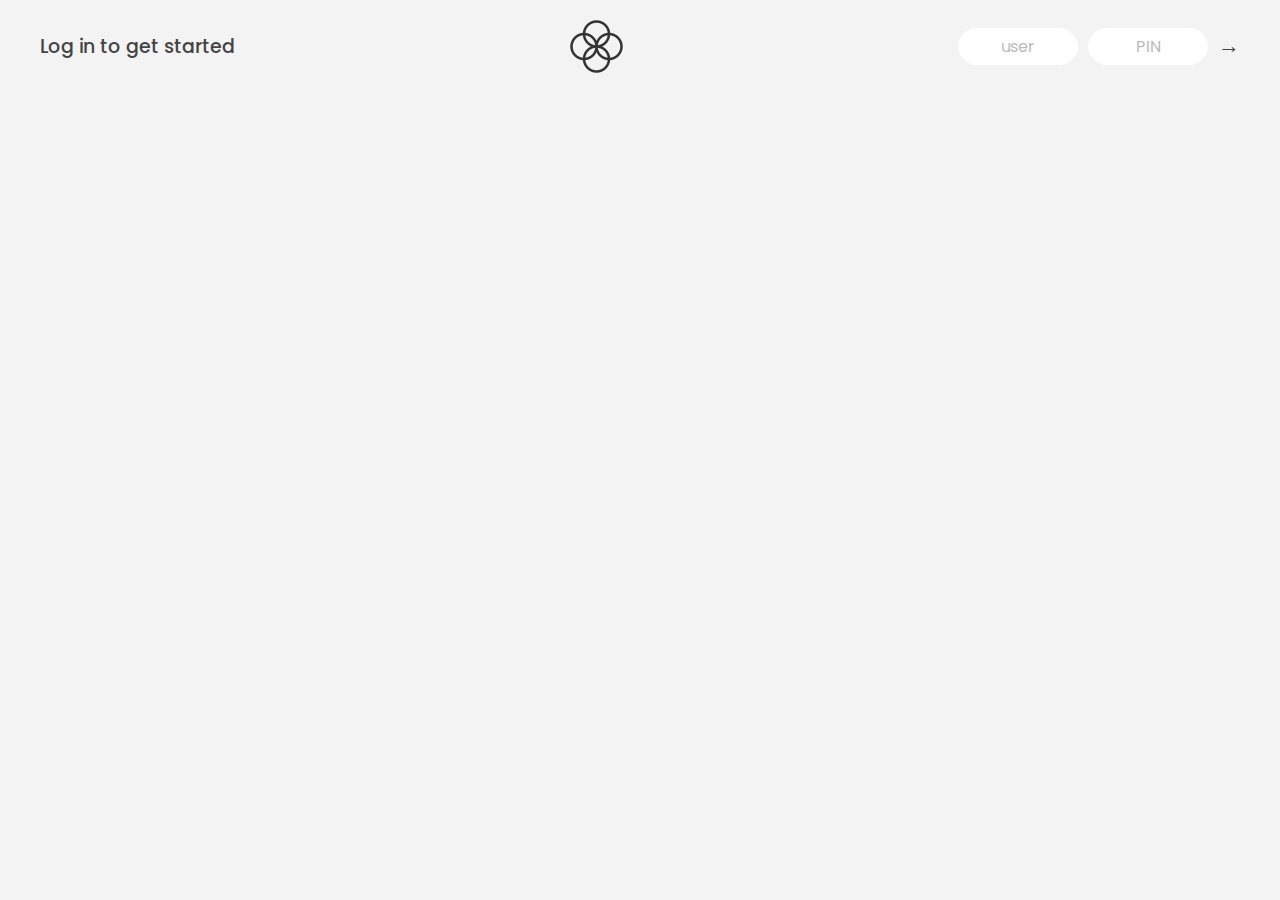
<file: Bankist-App/index.html>
<!DOCTYPE html>
<html lang="en">
  <head>
    <meta charset="UTF-8" />
    <meta name="viewport" content="width=device-width, initial-scale=1.0" />
    <meta http-equiv="X-UA-Compatible" content="ie=edge" />
    <link rel="shortcut icon" type="image/png" href="Imgs/icon.png" />

    <link
      href="https://fonts.googleapis.com/css?family=Poppins:400,500,600&display=swap"
      rel="stylesheet"
    />

    <link rel="stylesheet" href="style.css" />
    <title>Bankist</title>
  </head>
  <body>
    <!-- TOP NAVIGATION -->
    <nav>
      <p class="welcome">Log in to get started</p>
      <img src="Imgs/logo.png" alt="Logo" class="logo" />
      <form class="login">
        <input
          type="text"
          placeholder="user"
          class="login__input login__input--user"
        />
        <!-- In practice, use type="password" -->
        <input
          type="text"
          placeholder="PIN"
          maxlength="4"
          class="login__input login__input--pin"
        />
        <button class="login__btn">&rarr;</button>
      </form>
    </nav>

    <main class="app">
      <!-- BALANCE -->
      <div class="balance">
        <div>
          <p class="balance__label">Current balance</p>
          <p class="balance__date">
            As of <span class="date">05/03/2037</span>
          </p>
        </div>
        <p class="balance__value">0000€</p>
      </div>

      <!-- MOVEMENTS -->
      <div class="movements">
        <div class="movements__row">
          <div class="movements__type movements__type--deposit">2 deposit</div>
          <div class="movements__date">3 days ago</div>
          <div class="movements__value">4 000€</div>
        </div>
        <div class="movements__row">
          <div class="movements__type movements__type--withdrawal">
            1 withdrawal
          </div>
          <div class="movements__date">24/01/2037</div>
          <div class="movements__value">-378€</div>
        </div>
      </div>

      <!-- SUMMARY -->
      <div class="summary">
        <p class="summary__label">In</p>
        <p class="summary__value summary__value--in">0000€</p>
        <p class="summary__label">Out</p>
        <p class="summary__value summary__value--out">0000€</p>
        <p class="summary__label">Interest</p>
        <p class="summary__value summary__value--interest">0000€</p>
        <button class="btn--sort">&downarrow; SORT</button>
      </div>

      <!-- OPERATION: TRANSFERS -->
      <div class="operation operation--transfer">
        <h2>Transfer money</h2>
        <form class="form form--transfer">
          <input type="text" class="form__input form__input--to" />
          <input type="number" class="form__input form__input--amount" />
          <button class="form__btn form__btn--transfer">&rarr;</button>
          <label class="form__label">Transfer to</label>
          <label class="form__label">Amount</label>
        </form>
      </div>

      <!-- OPERATION: LOAN -->
      <div class="operation operation--loan">
        <h2>Request loan</h2>
        <form class="form form--loan">
          <input type="number" class="form__input form__input--loan-amount" />
          <button class="form__btn form__btn--loan">&rarr;</button>
          <label class="form__label form__label--loan">Amount</label>
        </form>
      </div>

      <!-- OPERATION: CLOSE -->
      <div class="operation operation--close">
        <h2>Close account</h2>
        <form class="form form--close">
          <input type="text" class="form__input form__input--user" />
          <input
            type="password"
            maxlength="6"
            class="form__input form__input--pin"
          />
          <button class="form__btn form__btn--close">&rarr;</button>
          <label class="form__label">Confirm user</label>
          <label class="form__label">Confirm PIN</label>
        </form>
      </div>

      <!-- LOGOUT TIMER -->
      <p class="logout-timer">
        You will be logged out in <span class="timer">05:00</span>
      </p>
    </main>

    <!-- <footer>
      &copy; by Jonas Schmedtmann. Don't claim as your own :)
    </footer> -->

    <script src="script.js"></script>
  </body>
</html>
</file>
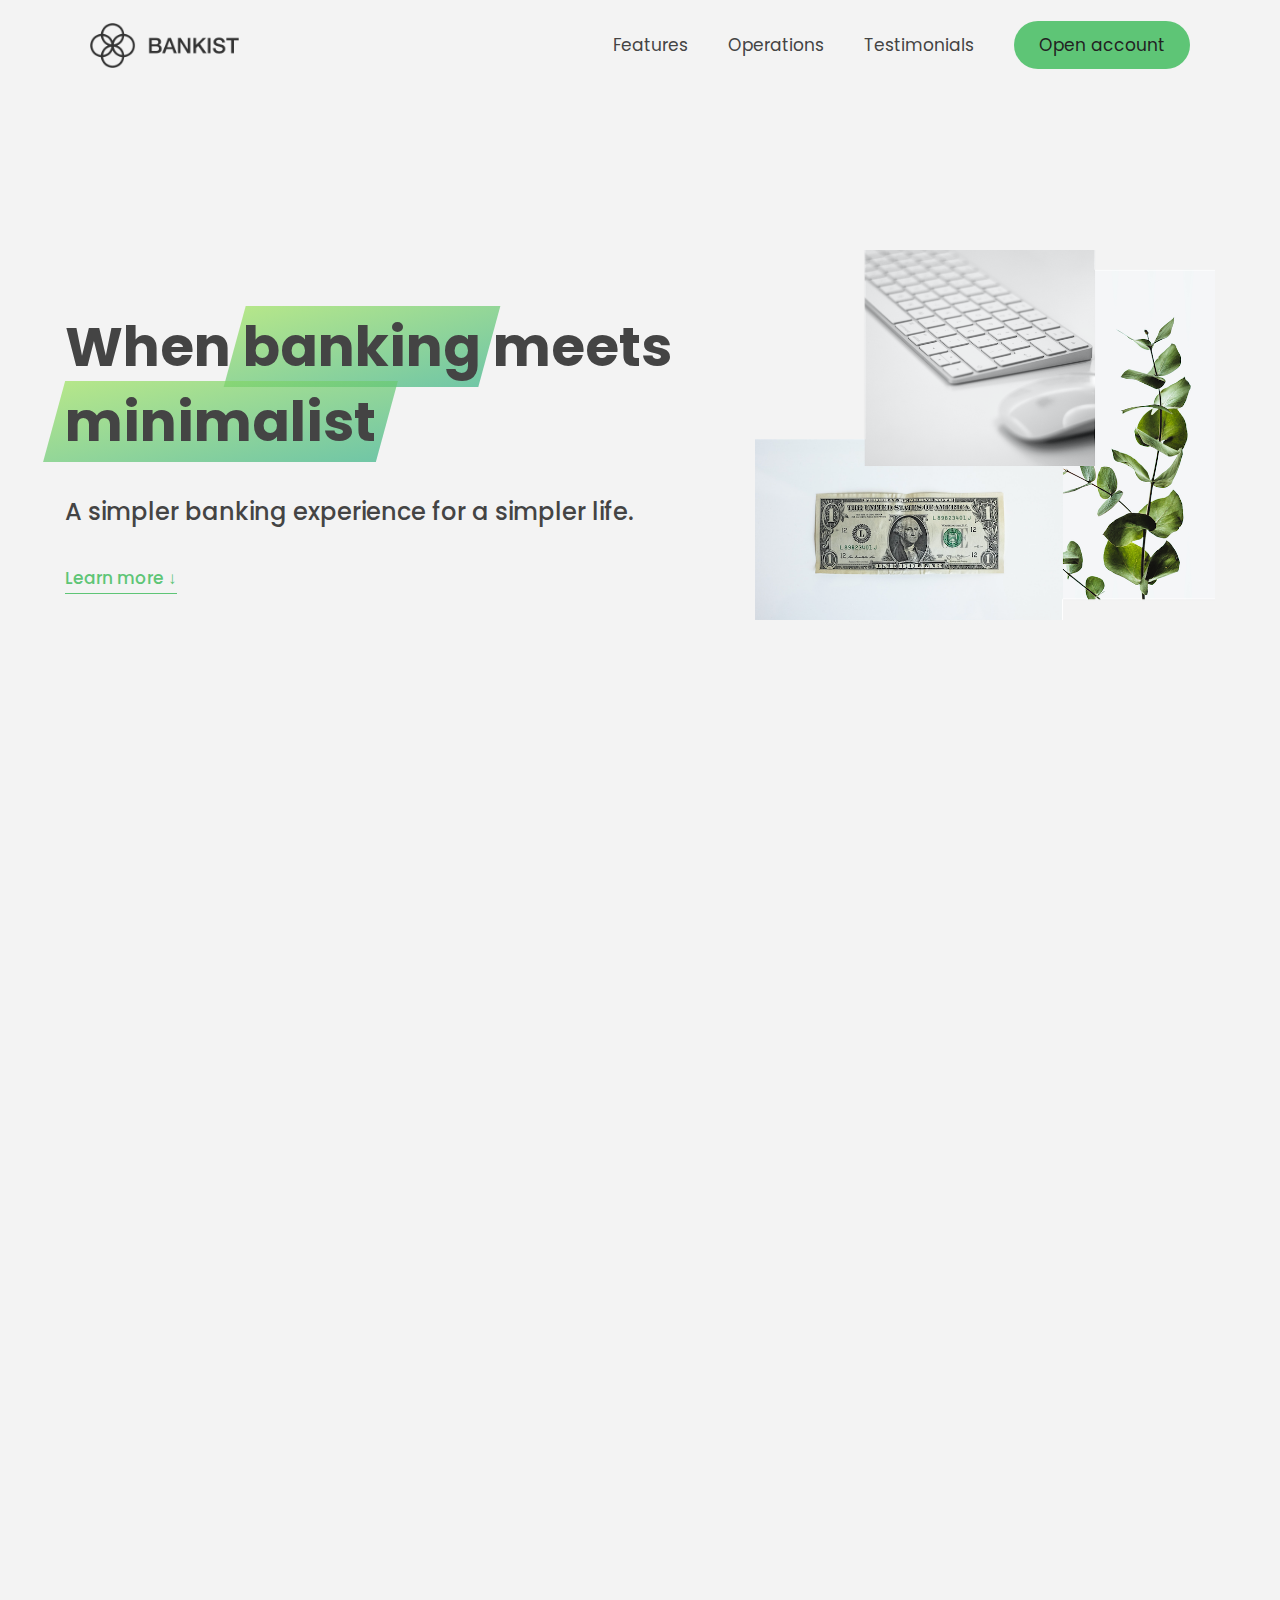
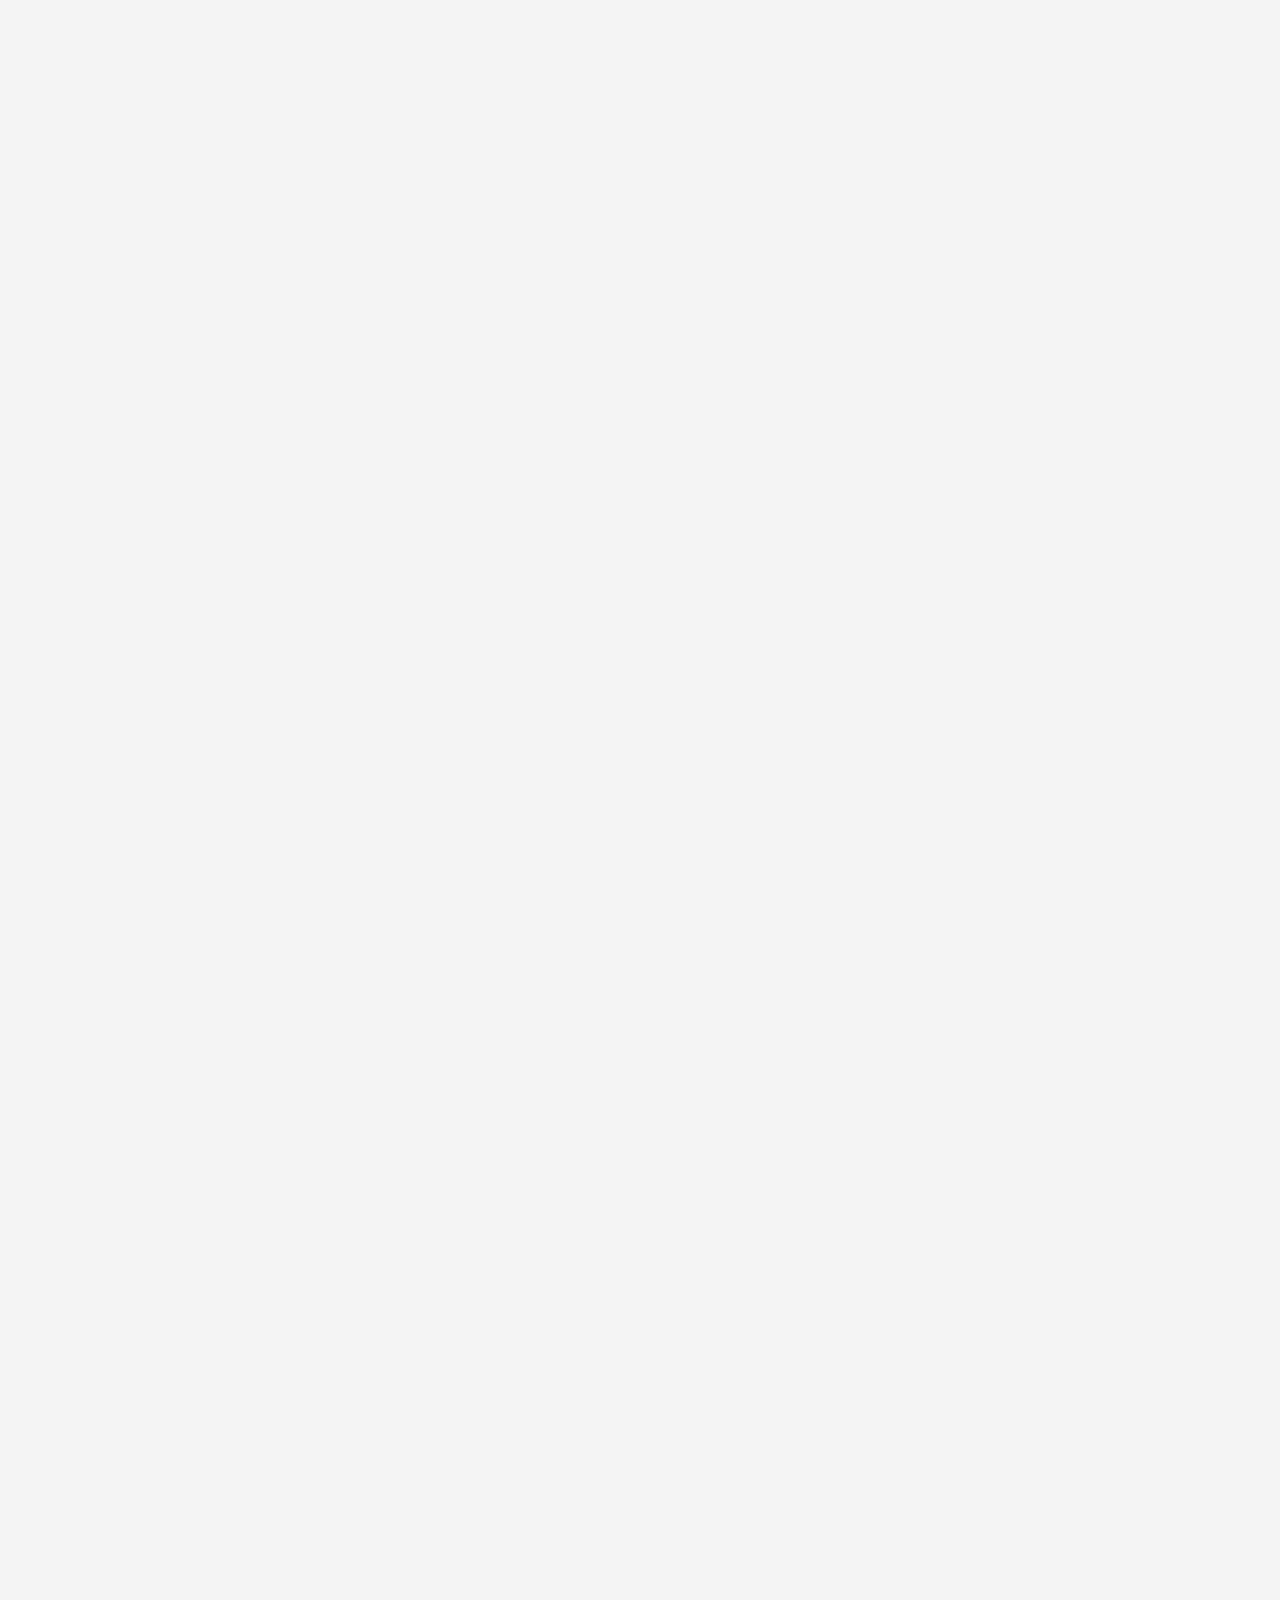
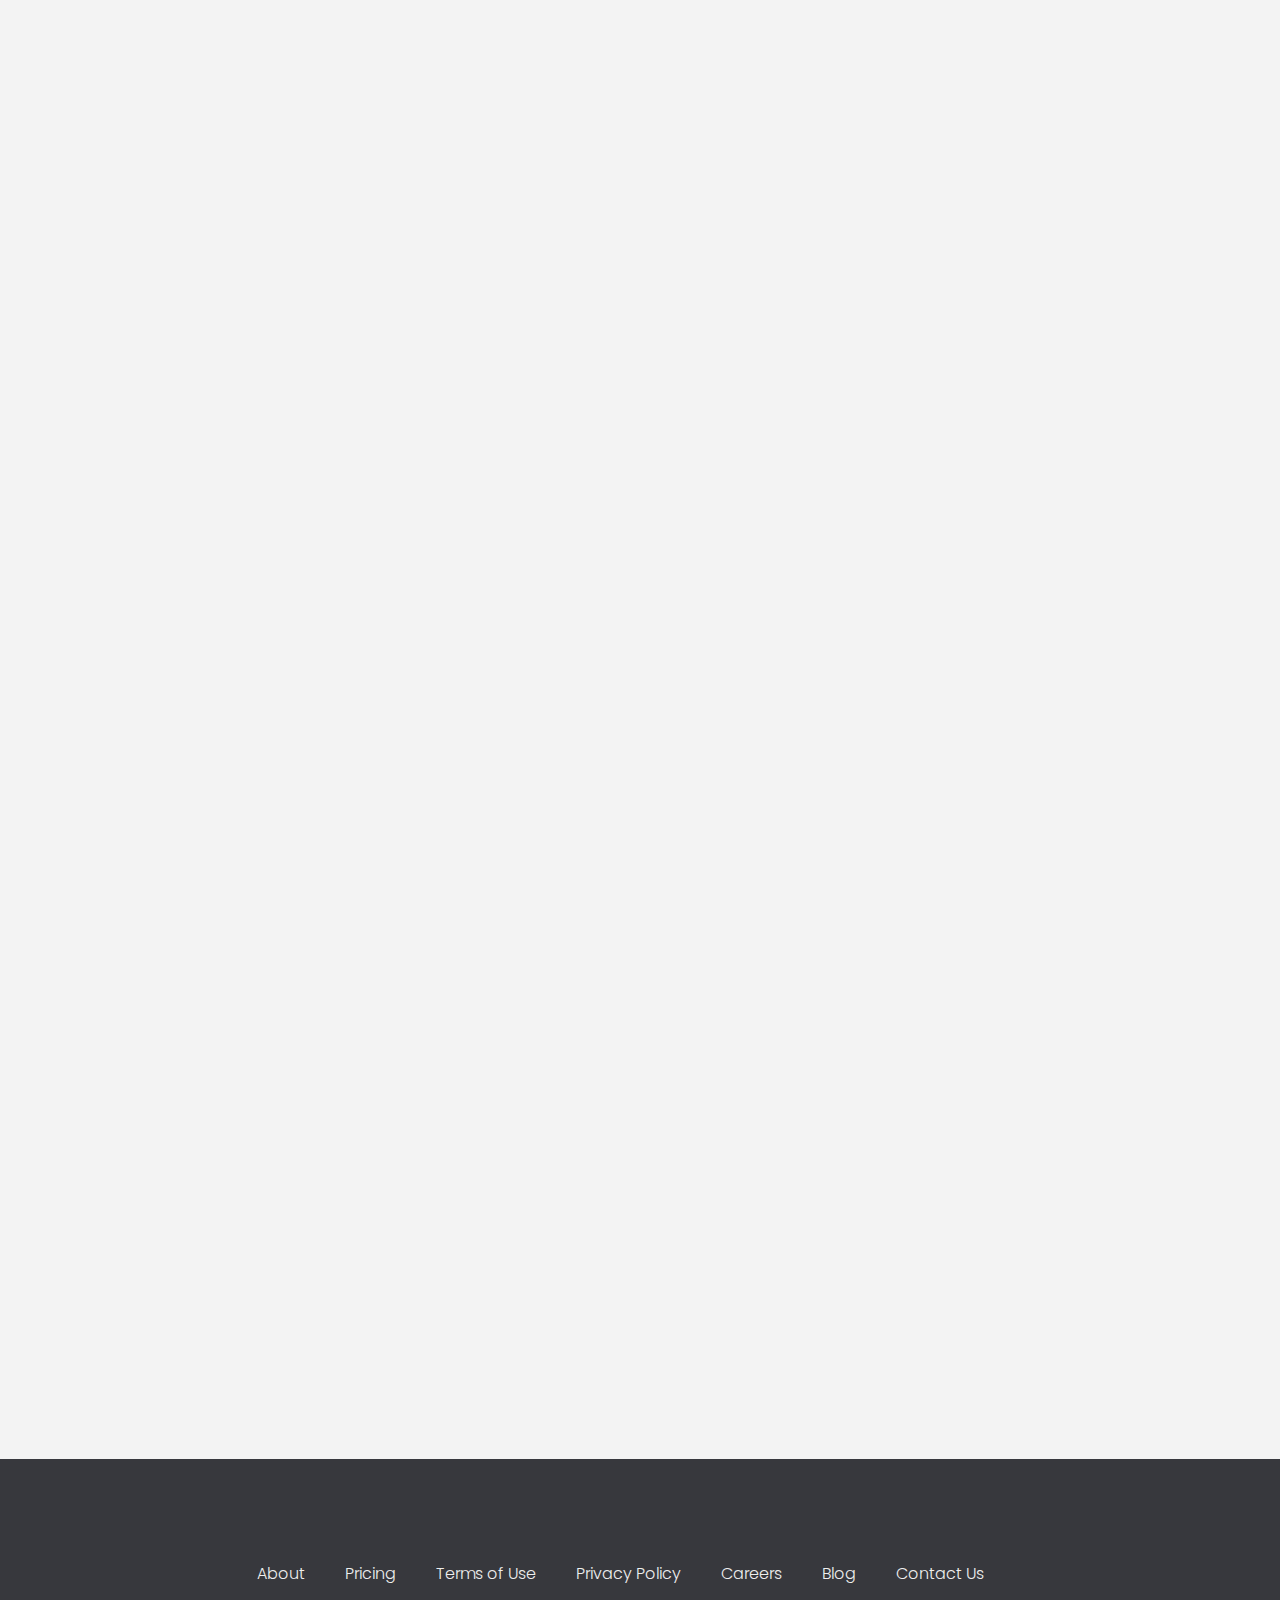
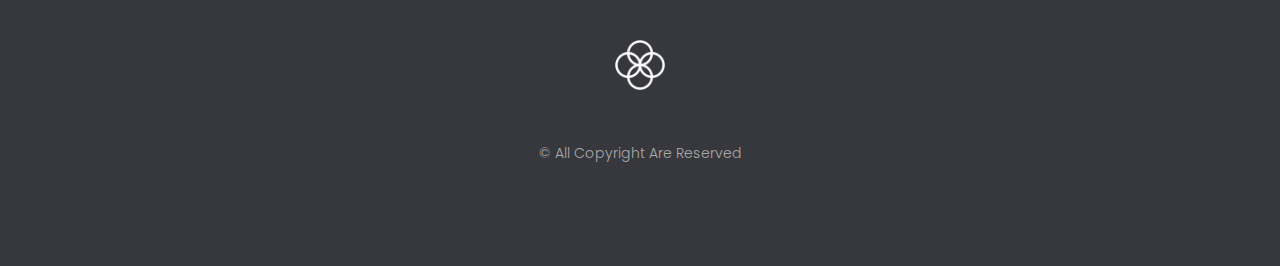
<file: Bankist-Website/index.html>
<!DOCTYPE html>
<html lang="en">
  <head>
    <meta charset="UTF-8" />
    <meta name="viewport" content="width=device-width, initial-scale=1.0" />
    <meta http-equiv="X-UA-Compatible" content="ie=edge" />
    <link rel="shortcut icon" type="image/png" href="img/icon.png" />
    <link
      rel="stylesheet"
      href="https://cdnjs.cloudflare.com/ajax/libs/font-awesome/6.6.0/css/all.min.css"
      integrity="sha512-Kc323vGBEqzTmouAECnVceyQqyqdsSiqLQISBL29aUW4U/M7pSPA/gEUZQqv1cwx4OnYxTxve5UMg5GT6L4JJg=="
      crossorigin="anonymous"
      referrerpolicy="no-referrer"
    />
    <link
      href="https://fonts.googleapis.com/css?family=Poppins:300,400,500,600&display=swap"
      rel="stylesheet"
    />
    <link rel="stylesheet" href="style.css" />
    <title>Bankist | When Banking meets Minimalist</title>
    <script defer src="script.js"></script>
  </head>
  <body>
    <header class="header">
      <nav class="nav">
        <img
          src="img/logo.png"
          alt="Bankist logo"
          class="nav__logo"
          id="logo"
        />
        <ul class="nav__links">
          <li class="nav__item">
            <a class="nav__link" href="#section--1">Features</a>
          </li>
          <li class="nav__item">
            <a class="nav__link" href="#section--2">Operations</a>
          </li>
          <li class="nav__item">
            <a class="nav__link" href="#section--3">Testimonials</a>
          </li>
          <li class="nav__item">
            <a class="nav__link nav__link--btn btn--show-modal" href="#"
              >Open account</a
            >
          </li>
        </ul>
      </nav>

      <div class="header__title">
        <h1>
          When
          <!-- Green highlight effect -->
          <span class="highlight">banking</span>
          meets<br />
          <span class="highlight">minimalist</span>
        </h1>
        <h4>A simpler banking experience for a simpler life.</h4>
        <button class="btn--text btn--scroll-to">Learn more &DownArrow;</button>
        <img
          src="img/hero.png"
          class="header__img"
          alt="Minimalist bank items"
        />
      </div>
    </header>

    <section class="section" id="section--1">
      <div class="section__title">
        <h2 class="section__description">Features</h2>
        <h3 class="section__header">
          Everything you need in a modern bank and more.
        </h3>
      </div>

      <div class="features">
        <img
          src="img/digital-lazy.jpg"
          data-src="img/digital.jpg"
          alt="Computer"
          class="features__img lazy-img"
        />
        <div class="features__feature">
          <div class="features__icon">
            <svg>
              <!-- <use xlink:href="img/icons.svg#icon-monitor"></use> -->
              <i class="fa-solid fa-building-columns icon-firstSection-1"></i>
            </svg>
          </div>
          <h5 class="features__header">100% digital bank</h5>
          <p>
            A fully digital bank offering seamless, secure, and innovative
            financial solutions. Say goodbye to long queues and paperwork!
            Experience instant transactions and 24/7 support.
          </p>
        </div>

        <div class="features__feature">
          <div class="features__icon">
            <svg>
              <!-- <use xlink:href="img/icons.svg#icon-trending-up"></use> -->
              <i class="fa-solid fa-arrow-trend-up icon-firstSection"></i>
            </svg>
          </div>
          <h5 class="features__header">Watch your money grow</h5>
          <p>
            Access your funds with zero hassle, no hidden fees, and complete
            flexibility. Designed for your convenience, security, and peace of
            mind—ready to use anywhere, anytime.
          </p>
        </div>
        <img
          src="img/grow-lazy.jpg"
          data-src="img/grow.jpg"
          alt="Plant"
          class="features__img lazy-img"
        />

        <img
          src="img/card-lazy.jpg"
          data-src="img/card.jpg"
          alt="Credit card"
          class="features__img lazy-img"
        />
        <div class="features__feature">
          <div class="features__icon">
            <svg>
              <!-- <use xlink:href="img/icons.svg#icon-credit-card"></use> -->
              <i class="fa-brands fa-cc-mastercard icon-firstSection"></i>
            </svg>
          </div>
          <h5 class="features__header">Free debit card included</h5>
          <p>
            Access your funds with zero hassle, no hidden fees, and complete
            flexibility. Designed for your convenience, security, and peace of
            mind—ready to use anywhere, anytime.
          </p>
        </div>
      </div>
    </section>

    <section class="section" id="section--2">
      <div class="section__title">
        <h2 class="section__description">Operations</h2>
        <h3 class="section__header">
          Everything as simple as possible, but no simpler.
        </h3>
      </div>

      <div class="operations">
        <div class="operations__tab-container">
          <button
            class="btn operations__tab operations__tab--1 operations__tab--active"
            data-tab="1"
          >
            <span>01</span>Instant Transfers
          </button>
          <button class="btn operations__tab operations__tab--2" data-tab="2">
            <span>02</span>Instant Loans
          </button>
          <button class="btn operations__tab operations__tab--3" data-tab="3">
            <span>03</span>Instant Closing
          </button>
        </div>
        <div
          class="operations__content operations__content--1 operations__content--active"
        >
          <div class="operations__icon operations__icon--1">
            <svg>
              <!-- <use xlink:href="img/icons.svg#icon-upload"></use> -->
              <i class="fa-solid fa-money-bill-transfer"></i>
            </svg>
          </div>
          <h5 class="operations__header">
            Tranfser money to anyone, instantly! No fees, no BS.
          </h5>
          <p>
            Send money to anyone, anytime! No fees, no hassle. With instant
            transfers, your money moves when you need it. No delays, no hidden
            charges—just fast, reliable payments to friends, family, or anyone
            else, right from your phone.
          </p>
        </div>

        <div class="operations__content operations__content--2">
          <div class="operations__icon operations__icon--2">
            <svg>
              <!-- <use xlink:href="img/icons.svg#icon-home"></use> -->
              <i class="fa-solid fa-comments-dollar"></i>
            </svg>
          </div>
          <h5 class="operations__header">
            Buy a home or make your dreams come true, with instant loans.
          </h5>
          <p>
            Own your dream home or reach new goals with instant loans. Fast
            approvals, low rates, and flexible options make it easy to take the
            next step. Secure the funding you need today and make your dreams a
            reality—no long waits, just quick support.
          </p>
        </div>
        <div class="operations__content operations__content--3">
          <div class="operations__icon operations__icon--3">
            <svg>
              <!-- <use xlink:href="img/icons.svg#icon-user-x"></use> -->
              <i class="fa-solid fa-door-closed"></i>
            </svg>
          </div>
          <h5 class="operations__header">
            No longer need your account? No problem! Close it instantly.
          </h5>
          <p>
            Want to close your account? It’s easy! Simply close it instantly
            with no hassle, fees, or delays. We make it simple and
            stress-free—you're in control every step of the way. No need to call
            or visit, just a few clicks!
          </p>
        </div>
      </div>
    </section>

    <section class="section" id="section--3">
      <div class="section__title section__title--testimonials">
        <h2 class="section__description">Not sure yet?</h2>
        <h3 class="section__header">
          Millions of Bankists are already making their lifes simpler.
        </h3>
      </div>

      <div class="slider">
        <div class="slide slide--1">
          <div class="testimonial">
            <h5 class="testimonial__header">Best financial decision ever!</h5>
            <blockquote class="testimonial__text">
              Smartest choice for your money! Our platform gives you complete
              control, with expert tools and insights to make the best financial
              decisions every day. Enjoy effortless management, personalized
              recommendations, and a wealth of resources at your fingertips.
              Make your finances work for you—wherever, whenever.
            </blockquote>
            <address class="testimonial__author">
              <img src="img/user-1.jpg" alt="" class="testimonial__photo" />
              <h6 class="testimonial__name">Aarav Lynn</h6>
              <p class="testimonial__location">San Francisco, USA</p>
            </address>
          </div>
        </div>

        <div class="slide slide--2">
          <div class="testimonial">
            <h5 class="testimonial__header">
              The last step to becoming a complete minimalist
            </h5>
            <blockquote class="testimonial__text">
              Strive for simplicity in every detail, allowing beauty to emerge
              from restraint and balance. Remove all excess, leaving only what
              is essential to function and form. In this journey, discover
              elegance not in addition but in careful subtraction.
            </blockquote>
            <address class="testimonial__author">
              <img src="img/user-2.jpg" alt="" class="testimonial__photo" />
              <h6 class="testimonial__name">Miyah Miles</h6>
              <p class="testimonial__location">London, UK</p>
            </address>
          </div>
        </div>

        <div class="slide slide--3">
          <div class="testimonial">
            <h5 class="testimonial__header">
              Finally free from old-school banks
            </h5>
            <blockquote class="testimonial__text">
              Experience a new way of managing finances, free from outdated
              systems and restrictive fees. Embrace a digital approach that puts
              control back in your hands, empowering you to achieve more with
              fewer limitations. Say goodbye to long waits, hidden charges, and
              complex terms, and step into a world where transparency and ease
              take priority, ensuring financial freedom.
            </blockquote>
            <address class="testimonial__author">
              <img src="img/user-3.jpg" alt="" class="testimonial__photo" />
              <h6 class="testimonial__name">Francisco Gomes</h6>
              <p class="testimonial__location">Lisbon, Portugal</p>
            </address>
          </div>
        </div>

        <button class="slider__btn slider__btn--left">&larr;</button>
        <button class="slider__btn slider__btn--right">&rarr;</button>
        <div class="dots"></div>
      </div>
    </section>

    <section class="section section--sign-up">
      <div class="section__title">
        <h3 class="section__header">
          The best day to join Bankist was one year ago. The second best is
          today!
        </h3>
      </div>
      <button class="btn btn--show-modal">Open your free account today!</button>
    </section>

    <footer class="footer">
      <ul class="footer__nav">
        <li class="footer__item">
          <a class="footer__link" href="#">About</a>
        </li>
        <li class="footer__item">
          <a class="footer__link" href="#">Pricing</a>
        </li>
        <li class="footer__item">
          <a class="footer__link" href="#">Terms of Use</a>
        </li>
        <li class="footer__item">
          <a class="footer__link" href="#">Privacy Policy</a>
        </li>
        <li class="footer__item">
          <a class="footer__link" href="#">Careers</a>
        </li>
        <li class="footer__item">
          <a class="footer__link" href="#">Blog</a>
        </li>
        <li class="footer__item">
          <a class="footer__link" href="#">Contact Us</a>
        </li>
      </ul>
      <img src="img/icon.png" alt="Logo" class="footer__logo" />
      <p class="footer__copyright">&copy; All Copyright Are Reserved</p>
    </footer>

    <div class="modal hidden">
      <button class="btn--close-modal">&times;</button>
      <h2 class="modal__header">
        Open your bank account <br />
        in just <span class="highlight">5 minutes</span>
      </h2>
      <form class="modal__form">
        <label>First Name</label>
        <input type="text" />
        <label>Last Name</label>
        <input type="text" />
        <label>Email Address</label>
        <input type="email" />
        <button class="btn">Next step &rarr;</button>
      </form>
    </div>
    <div class="overlay hidden"></div>

    <!-- <script src="script.js"></script> -->
  </body>
</html>
</file>
<file: Bankist-App/style.css>
/*
 * Use this CSS to learn some intersting techniques,
 * in case you're wondering how I built the UI.
 * Have fun! 😁
 */

* {
  margin: 0;
  padding: 0;
  box-sizing: inherit;
}

html {
  font-size: 62.5%;
  box-sizing: border-box;
}

body {
  font-family: 'Poppins', sans-serif;
  color: #444;
  background-color: #f3f3f3;
  height: 100vh;
  padding: 2rem;
}

nav {
  display: flex;
  justify-content: space-between;
  align-items: center;
  padding: 0 2rem;
}

.welcome {
  font-size: 1.9rem;
  font-weight: 500;
}

.logo {
  height: 5.25rem;
}

.login {
  display: flex;
}

.login__input {
  border: none;
  padding: 0.5rem 2rem;
  font-size: 1.6rem;
  font-family: inherit;
  text-align: center;
  width: 12rem;
  border-radius: 10rem;
  margin-right: 1rem;
  color: inherit;
  border: 1px solid #fff;
  transition: all 0.3s;
}

.login__input:focus {
  outline: none;
  border: 1px solid #ccc;
}

.login__input::placeholder {
  color: #bbb;
}

.login__btn {
  border: none;
  background: none;
  font-size: 2.2rem;
  color: inherit;
  cursor: pointer;
  transition: all 0.3s;
}

.login__btn:hover,
.login__btn:focus,
.btn--sort:hover,
.btn--sort:focus {
  outline: none;
  color: #777;
}

/* MAIN */
.app {
  position: relative;
  max-width: 100rem;
  margin: 4rem auto;
  display: grid;
  grid-template-columns: 4fr 3fr;
  grid-template-rows: auto repeat(3, 15rem) auto;
  gap: 2rem;

  /* NOTE This creates the fade in/out anumation */
  opacity: 0;
  transition: all 1s;
}

.balance {
  grid-column: 1 / span 2;
  display: flex;
  align-items: flex-end;
  justify-content: space-between;
  margin-bottom: 2rem;
}

.balance__label {
  font-size: 2.2rem;
  font-weight: 500;
  margin-bottom: -0.2rem;
}

.balance__date {
  font-size: 1.4rem;
  color: #888;
}

.balance__value {
  font-size: 4.5rem;
  font-weight: 400;
}

/* MOVEMENTS */
.movements {
  grid-row: 2 / span 3;
  background-color: #fff;
  border-radius: 1rem;
  overflow: scroll;
}

.movements__row {
  padding: 2.25rem 4rem;
  display: flex;
  align-items: center;
  border-bottom: 1px solid #eee;
}

.movements__type {
  font-size: 1.1rem;
  text-transform: uppercase;
  font-weight: 500;
  color: #fff;
  padding: 0.1rem 1rem;
  border-radius: 10rem;
  margin-right: 2rem;
}

.movements__date {
  font-size: 1.1rem;
  text-transform: uppercase;
  font-weight: 500;
  color: #666;
}

.movements__type--deposit {
  background-image: linear-gradient(to top left, #39b385, #9be15d);
}

.movements__type--withdrawal {
  background-image: linear-gradient(to top left, #e52a5a, #ff585f);
}

.movements__value {
  font-size: 1.7rem;
  margin-left: auto;
}

/* SUMMARY */
.summary {
  grid-row: 5 / 6;
  display: flex;
  align-items: baseline;
  padding: 0 0.3rem;
  margin-top: 1rem;
  margin-bottom: 1rem;
}

.summary__label {
  font-size: 1.2rem;
  font-weight: 500;
  text-transform: uppercase;
  margin-right: 0.8rem;
}

.summary__value {
  font-size: 2.2rem;
  margin-right: 2.5rem;
}

.summary__value--in,
.summary__value--interest {
  color: #66c873;
}

.summary__value--out {
  color: #f5465d;
}

.btn--sort {
  margin-left: auto;
  border: none;
  background: none;
  font-size: 1.3rem;
  font-weight: 500;
  cursor: pointer;
}

/* OPERATIONS */
.operation {
  border-radius: 1rem;
  padding: 3rem 4rem;
  color: #333;
}

.operation--transfer {
  background-image: linear-gradient(to top left, #ffb003, #ffcb03);
}

.operation--loan {
  background-image: linear-gradient(to top left, #39b385, #9be15d);
}

.operation--close {
  background-image: linear-gradient(to top left, #e52a5a, #ff585f);
}

h2 {
  margin-bottom: 1.5rem;
  font-size: 1.7rem;
  font-weight: 600;
  color: #333;
}

.form {
  display: grid;
  grid-template-columns: 2.5fr 2.5fr 1fr;
  grid-template-rows: auto auto;
  gap: 0.4rem 1rem;
}

/* Exceptions for interst */
.form.form--loan {
  grid-template-columns: 2.5fr 1fr 2.5fr;
}
.form__label--loan {
  grid-row: 2;
}
/* End exceptions */

.form__input {
  width: 100%;
  border: none;
  background-color: rgba(255, 255, 255, 0.4);
  font-family: inherit;
  font-size: 1.5rem;
  text-align: center;
  color: #333;
  padding: 0.3rem 1rem;
  border-radius: 0.7rem;
  transition: all 0.3s;
}

.form__input:focus {
  outline: none;
  background-color: rgba(255, 255, 255, 0.6);
}

.form__label {
  font-size: 1.3rem;
  text-align: center;
}

.form__btn {
  border: none;
  border-radius: 0.7rem;
  font-size: 1.8rem;
  background-color: #fff;
  cursor: pointer;
  transition: all 0.3s;
}

.form__btn:focus {
  outline: none;
  background-color: rgba(255, 255, 255, 0.8);
}

.logout-timer {
  padding: 0 0.3rem;
  margin-top: 1.9rem;
  text-align: right;
  font-size: 1.25rem;
  margin-bottom: 2rem;
}

.timer {
  font-weight: 600;
}
</file>
<file: Bankist-Website/style.css>
/* The page is NOT responsive. You can implement responsiveness yourself if you wanna have some fun 😃 */

:root {
  --color-primary: #5ec576;
  --color-secondary: #ffcb03;
  --color-tertiary: #ff585f;
  --color-primary-darker: #4bbb7d;
  --color-secondary-darker: #ffbb00;
  --color-tertiary-darker: #fd424b;
  --color-primary-opacity: #5ec5763a;
  --color-secondary-opacity: #ffcd0331;
  --color-tertiary-opacity: #ff58602d;
  --gradient-primary: linear-gradient(to top left, #39b385, #9be15d);
  --gradient-secondary: linear-gradient(to top left, #ffb003, #ffcb03);
}

* {
  margin: 0;
  padding: 0;
  box-sizing: inherit;
}

html {
  font-size: 62.5%;
  box-sizing: border-box;
}

body {
  font-family: 'Poppins', sans-serif;
  font-weight: 300;
  color: #444;
  line-height: 1.9;
  background-color: #f3f3f3;
}

/* GENERAL ELEMENTS */
.section {
  padding: 15rem 3rem;
  border-top: 1px solid #ddd;

  transition: transform 1s, opacity 1s;
}

.section--hidden {
  opacity: 0;
  transform: translateY(8rem);
}

.section__title {
  max-width: 80rem;
  margin: 0 auto 8rem auto;
}

.section__description {
  font-size: 1.8rem;
  font-weight: 600;
  text-transform: uppercase;
  color: var(--color-primary);
  margin-bottom: 1rem;
}

.section__header {
  font-size: 4rem;
  line-height: 1.3;
  font-weight: 500;
}

.btn {
  display: inline-block;
  background-color: var(--color-primary);
  font-size: 1.6rem;
  font-family: inherit;
  font-weight: 500;
  border: none;
  padding: 1.25rem 4.5rem;
  border-radius: 10rem;
  cursor: pointer;
  transition: all 0.3s;
}

.btn:hover {
  background-color: var(--color-primary-darker);
}

.btn--text {
  display: inline-block;
  background: none;
  font-size: 1.7rem;
  font-family: inherit;
  font-weight: 500;
  color: var(--color-primary);
  border: none;
  border-bottom: 1px solid currentColor;
  padding-bottom: 2px;
  cursor: pointer;
  transition: all 0.3s;
}

p {
  color: #666;
}

/* This is BAD for accessibility! Don't do in the real world! */
button:focus {
  outline: none;
}

img {
  transition: filter 0.5s;
}

.lazy-img {
  filter: blur(20px);
}

/* NAVIGATION */
.nav {
  display: flex;
  justify-content: space-between;
  align-items: center;
  height: 9rem;
  width: 100%;
  padding: 0 6rem;
  z-index: 100;
}

/* nav and stickly class at the same time */
.nav.sticky {
  position: fixed;
  background-color: rgba(255, 255, 255, 0.95);
}

.nav__logo {
  height: 4.5rem;
  transition: all 0.3s;
}

.nav__links {
  display: flex;
  align-items: center;
  list-style: none;
}

.nav__item {
  margin-left: 4rem;
}

.nav__link:link,
.nav__link:visited {
  font-size: 1.7rem;
  font-weight: 400;
  color: inherit;
  text-decoration: none;
  display: block;
  transition: all 0.3s;
}

.nav__link--btn:link,
.nav__link--btn:visited {
  padding: 0.8rem 2.5rem;
  border-radius: 3rem;
  background-color: var(--color-primary);
  color: #222;
}

.nav__link--btn:hover,
.nav__link--btn:active {
  color: inherit;
  background-color: var(--color-primary-darker);
  color: #333;
}

/* HEADER */
.header {
  padding: 0 3rem;
  height: 100vh;
  display: flex;
  flex-direction: column;
  align-items: center;
}

.header__title {
  flex: 1;

  max-width: 115rem;
  display: grid;
  grid-template-columns: 3fr 2fr;
  row-gap: 3rem;
  align-content: center;
  justify-content: center;

  align-items: start;
  justify-items: start;
}

h1 {
  font-size: 5.5rem;
  line-height: 1.35;
}

h4 {
  font-size: 2.4rem;
  font-weight: 500;
}

.header__img {
  width: 100%;
  grid-column: 2 / 3;
  grid-row: 1 / span 4;
  transform: translateY(-6rem);
}

.highlight {
  position: relative;
}

.highlight::after {
  display: block;
  content: '';
  position: absolute;
  bottom: 0;
  left: 0;
  height: 100%;
  width: 100%;
  z-index: -1;
  opacity: 0.7;
  transform: scale(1.07, 1.05) skewX(-15deg);
  background-image: var(--gradient-primary);
}

/* FEATURES */
.features {
  display: grid;
  grid-template-columns: 1fr 1fr;
  gap: 4rem;
  margin: 0 12rem;
}

.features__img {
  width: 100%;
}

.features__feature {
  align-self: center;
  justify-self: center;
  width: 70%;
  font-size: 1.5rem;
}

.features__icon {
  display: flex;
  align-items: center;
  justify-content: center;
  background-color: var(--color-primary-opacity);
  height: 5.5rem;
  width: 5.5rem;
  border-radius: 50%;
  margin-bottom: 2rem;
}

.features__icon svg {
  height: 2.5rem;
  width: 2.5rem;
  fill: var(--color-primary);
}

.features__header {
  font-size: 2rem;
  margin-bottom: 1rem;
}

/* OPERATIONS */
.operations {
  max-width: 100rem;
  margin: 12rem auto 0 auto;

  background-color: #fff;
}

.operations__tab-container {
  display: flex;
  justify-content: center;
}

.operations__tab {
  margin-right: 2.5rem;
  transform: translateY(-50%);
}

.operations__tab span {
  margin-right: 1rem;
  font-weight: 600;
  display: inline-block;
}

.operations__tab--1 {
  background-color: var(--color-secondary);
}

.operations__tab--1:hover {
  background-color: var(--color-secondary-darker);
}

.operations__tab--3 {
  background-color: var(--color-tertiary);
  margin: 0;
}

.operations__tab--3:hover {
  background-color: var(--color-tertiary-darker);
}

.operations__tab--active {
  transform: translateY(-66%);
}

.operations__content {
  display: none;

  /* JUST PRESENTATIONAL */
  font-size: 1.7rem;
  padding: 2.5rem 7rem 6.5rem 7rem;
}

.operations__content--active {
  display: grid;
  grid-template-columns: 7rem 1fr;
  column-gap: 3rem;
  row-gap: 0.5rem;
}

.operations__header {
  font-size: 2.25rem;
  font-weight: 500;
  align-self: center;
}

.operations__icon {
  display: flex;
  align-items: center;
  justify-content: center;
  height: 7rem;
  width: 7rem;
  border-radius: 50%;
}

/* .operations__icon svg i {
  height: 4rem;
  width: 2.75rem;
} */
.fa-solid {
  font-size: 3rem;
  height: 2.5rem;
  width: 2.75rem;
  margin: 0 25px 4px 0;
}
.icon-firstSection-1 {
  font-size: 3rem;
  height: 2.5rem;
  width: 2.75rem;
  margin: 0 15px 6.5px 0;
}
.icon-firstSection {
  font-size: 3rem;
  height: 2.5rem;
  width: 2.75rem;
  margin: 0 18px 4px 0;
}

.operations__content p {
  grid-column: 2;
}

.operations__icon--1 {
  background-color: var(--color-secondary-opacity);
}
.operations__icon--2 {
  background-color: var(--color-primary-opacity);
}
.operations__icon--3 {
  background-color: var(--color-tertiary-opacity);
}
.operations__icon--1 svg {
  fill: var(--color-secondary-darker);
}
.operations__icon--2 svg {
  fill: var(--color-primary);
}
.operations__icon--3 svg {
  fill: var(--color-tertiary);
}

/* SLIDER */
.slider {
  max-width: 100rem;
  height: 50rem;
  margin: 0 auto;
  position: relative;

  /* IN THE END */
  overflow: hidden;
}

.slide {
  position: absolute;
  top: 0;
  width: 100%;
  height: 50rem;

  display: flex;
  align-items: center;
  justify-content: center;

  /* THIS creates the animation! */
  transition: transform 1s;
}

.slide > img {
  /* Only for images that have different size than slide */
  width: 100%;
  height: 100%;
  object-fit: cover;
}

.slider__btn {
  position: absolute;
  top: 50%;
  z-index: 10;

  border: none;
  background: rgba(255, 255, 255, 0.7);
  font-family: inherit;
  color: #333;
  border-radius: 50%;
  height: 5.5rem;
  width: 5.5rem;
  font-size: 3.25rem;
  cursor: pointer;
}

.slider__btn--left {
  left: 6%;
  transform: translate(-50%, -50%);
}

.slider__btn--right {
  right: 6%;
  transform: translate(50%, -50%);
}

.dots {
  position: absolute;
  bottom: 5%;
  left: 50%;
  transform: translateX(-50%);
  display: flex;
}

.dots__dot {
  border: none;
  background-color: #b9b9b9;
  opacity: 0.7;
  height: 1rem;
  width: 1rem;
  border-radius: 50%;
  margin-right: 1.75rem;
  cursor: pointer;
  transition: all 0.5s;

  /* Only necessary when overlying images */
  /* box-shadow: 0 0.6rem 1.5rem rgba(0, 0, 0, 0.7); */
}

.dots__dot:last-child {
  margin: 0;
}

.dots__dot--active {
  /* background-color: #fff; */
  background-color: #888;
  opacity: 1;
}

/* TESTIMONIALS */
.testimonial {
  width: 65%;
  position: relative;
}

.testimonial::before {
  content: '\201C';
  position: absolute;
  top: -5.7rem;
  left: -6.8rem;
  line-height: 1;
  font-size: 20rem;
  font-family: inherit;
  color: var(--color-primary);
  z-index: -1;
}

.testimonial__header {
  font-size: 2.25rem;
  font-weight: 500;
  margin-bottom: 1.5rem;
}

.testimonial__text {
  font-size: 1.7rem;
  margin-bottom: 3.5rem;
  color: #666;
}

.testimonial__author {
  margin-left: 3rem;
  font-style: normal;

  display: grid;
  grid-template-columns: 6.5rem 1fr;
  column-gap: 2rem;
}

.testimonial__photo {
  grid-row: 1 / span 2;
  width: 6.5rem;
  border-radius: 50%;
}

.testimonial__name {
  font-size: 1.7rem;
  font-weight: 500;
  align-self: end;
  margin: 0;
}

.testimonial__location {
  font-size: 1.5rem;
}

.section__title--testimonials {
  margin-bottom: 4rem;
}

/* SIGNUP */
.section--sign-up {
  background-color: #37383d;
  border-top: none;
  border-bottom: 1px solid #444;
  text-align: center;
  padding: 10rem 3rem;
}

.section--sign-up .section__header {
  color: #fff;
  text-align: center;
}

.section--sign-up .section__title {
  margin-bottom: 6rem;
}

.section--sign-up .btn {
  font-size: 1.9rem;
  padding: 2rem 5rem;
}

/* FOOTER */
.footer {
  padding: 10rem 3rem;
  background-color: #37383d;
}

.footer__nav {
  list-style: none;
  display: flex;
  justify-content: center;
  margin-bottom: 5rem;
}

.footer__item {
  margin-right: 4rem;
}

.footer__link {
  font-size: 1.6rem;
  color: #eee;
  text-decoration: none;
}

.footer__logo {
  height: 5rem;
  display: block;
  margin: 0 auto;
  margin-bottom: 5rem;
}

.footer__copyright {
  font-size: 1.4rem;
  color: #aaa;
  text-align: center;
}

.footer__copyright .footer__link {
  font-size: 1.4rem;
}

/* MODAL WINDOW */
.modal {
  position: fixed;
  top: 50%;
  left: 50%;
  transform: translate(-50%, -50%);
  max-width: 60rem;
  background-color: #f3f3f3;
  padding: 5rem 6rem;
  box-shadow: 0 4rem 6rem rgba(0, 0, 0, 0.3);
  z-index: 1000;
  transition: all 0.5s;
}

.overlay {
  position: fixed;
  top: 0;
  left: 0;
  width: 100%;
  height: 100%;
  background-color: rgba(0, 0, 0, 0.5);
  backdrop-filter: blur(4px);
  z-index: 100;
  transition: all 0.5s;
}

.modal__header {
  font-size: 3.25rem;
  margin-bottom: 4.5rem;
  line-height: 1.5;
}

.modal__form {
  margin: 0 3rem;
  display: grid;
  grid-template-columns: 1fr 2fr;
  align-items: center;
  gap: 2.5rem;
}

.modal__form label {
  font-size: 1.7rem;
  font-weight: 500;
}

.modal__form input {
  font-size: 1.7rem;
  padding: 1rem 1.5rem;
  border: 1px solid #ddd;
  border-radius: 0.5rem;
}

.modal__form button {
  grid-column: 1 / span 2;
  justify-self: center;
  margin-top: 1rem;
}

.btn--close-modal {
  font-family: inherit;
  color: inherit;
  position: absolute;
  top: 0.5rem;
  right: 2rem;
  font-size: 4rem;
  cursor: pointer;
  border: none;
  background: none;
}

.hidden {
  visibility: hidden;
  opacity: 0;
}

/* COOKIE MESSAGE */
.cookie-message {
  display: flex;
  align-items: center;
  justify-content: space-evenly;
  width: 100%;
  background-color: white;
  color: #bbb;
  font-size: 1.5rem;
  font-weight: 400;
}
</file>
